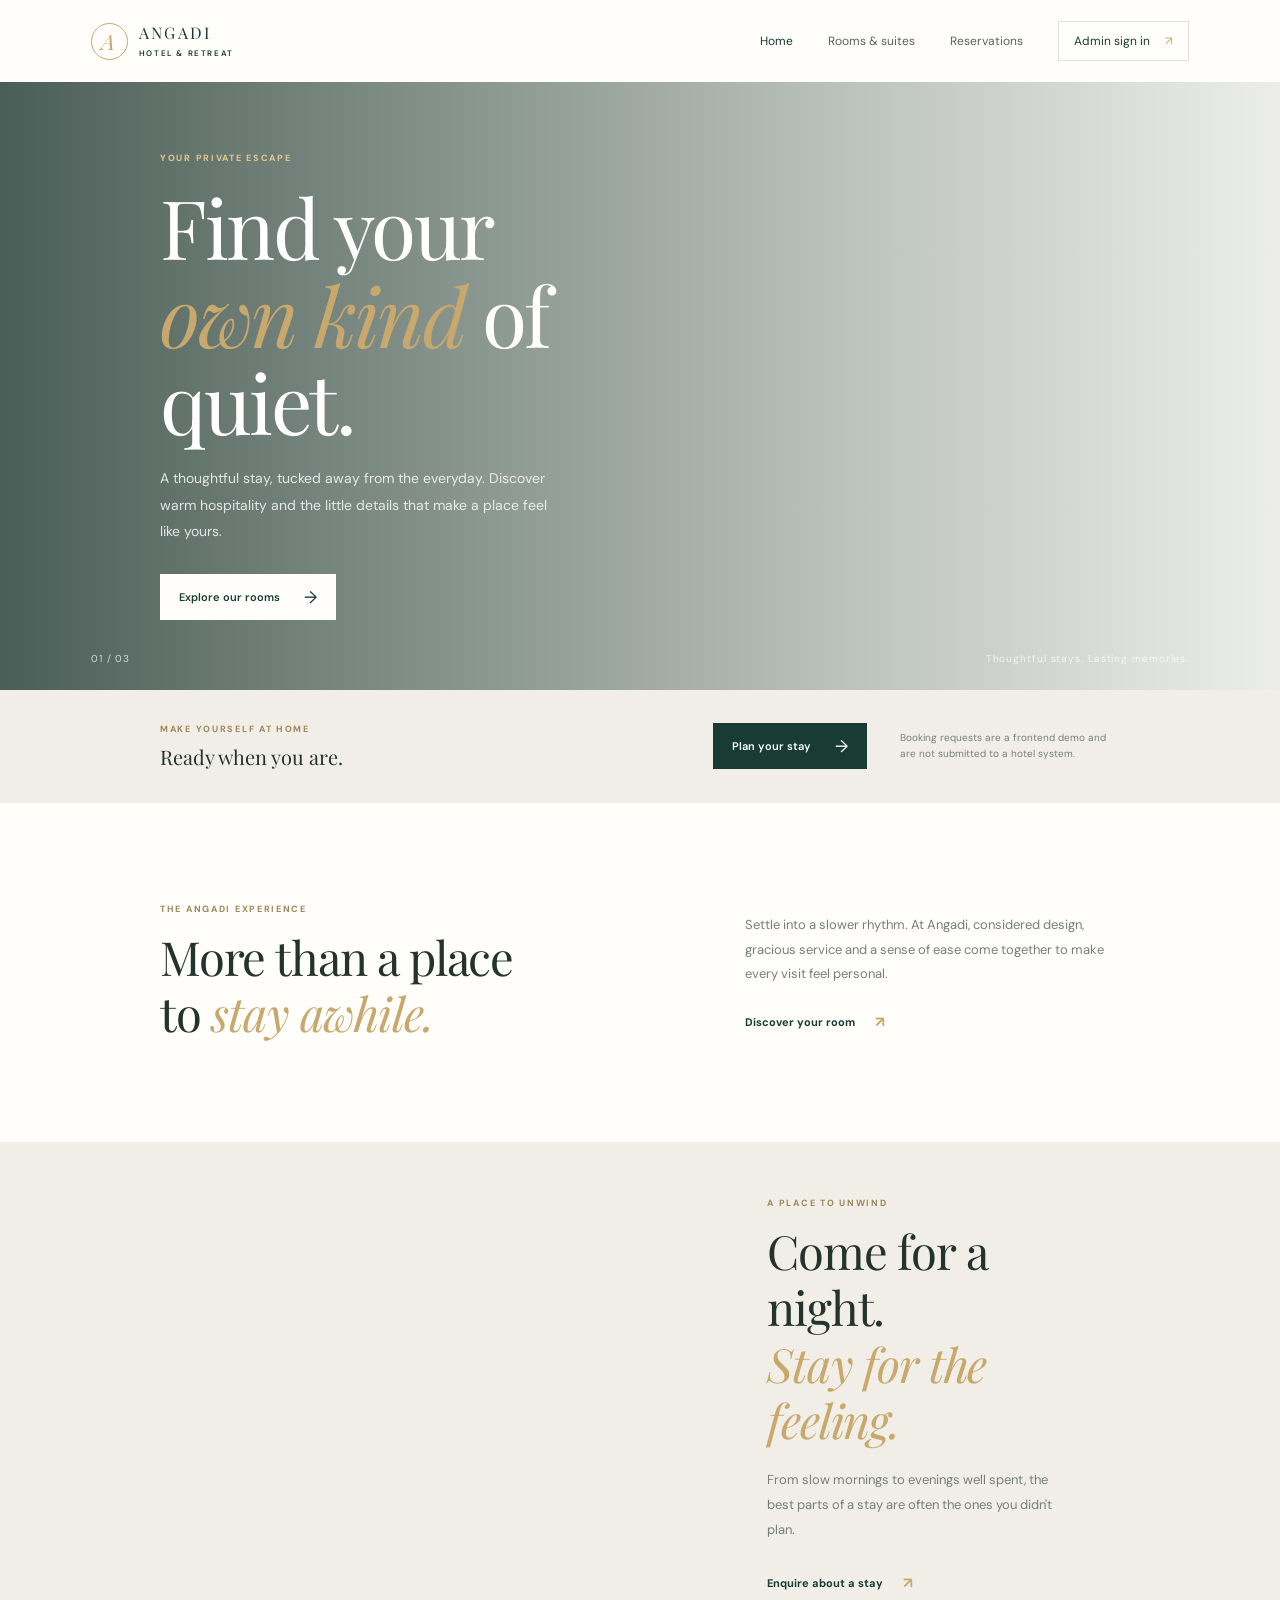
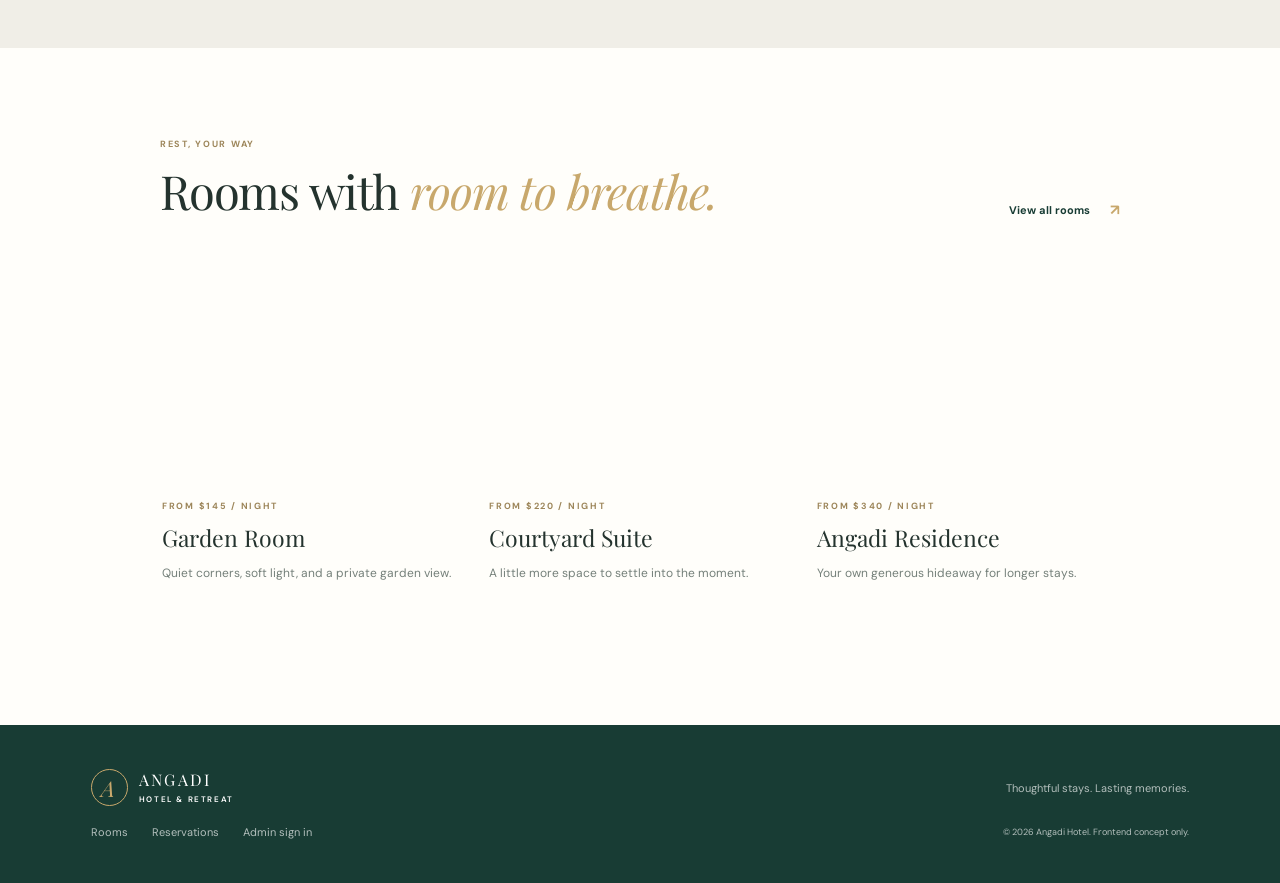
<file: index.html>
<!doctype html>
<html lang="en">
<head>
  <meta charset="utf-8">
  <meta name="viewport" content="width=device-width, initial-scale=1">
  <meta name="theme-color" content="#183c34">
  <title>Angadi Hotel | A stay to remember</title>
  <link rel="stylesheet" href="css/site.css">
  <script src="js/site.js" defer></script>
</head>
<body>
  <header class="site-header">
    <a class="brand" href="index.html"><span class="brand-mark">A</span><span>ANGADI <small>HOTEL &amp; RETREAT</small></span></a>
    <button class="menu-toggle" aria-label="Open navigation" aria-expanded="false">☰</button>
    <nav class="site-nav" aria-label="Main navigation">
      <a class="active" href="index.html">Home</a><a href="rooms.html">Rooms &amp; suites</a><a href="booking.html">Reservations</a>
      <a class="nav-staff" href="login.php">Admin sign in <span>↗</span></a>
    </nav>
  </header>
  <main>
    <section class="hero">
      <div class="hero-content">
        <p class="eyebrow">YOUR PRIVATE ESCAPE</p>
        <h1>Find your<br><em>own kind</em> of quiet.</h1>
        <p class="hero-intro">A thoughtful stay, tucked away from the everyday. Discover warm hospitality and the little details that make a place feel like yours.</p>
        <a class="button button-light" href="rooms.html">Explore our rooms <span>→</span></a>
      </div>
      <div class="hero-caption"><span>01 / 03</span><span>Thoughtful stays. Lasting memories.</span></div>
    </section>
    <section class="booking-strip" aria-label="Plan your stay">
      <div><span class="eyebrow">MAKE YOURSELF AT HOME</span><strong>Ready when you are.</strong></div>
      <a class="button button-dark" href="booking.html">Plan your stay <span>→</span></a>
      <p>Booking requests are a frontend demo and are not submitted to a hotel system.</p>
    </section>
    <section class="section intro-grid">
      <div><p class="eyebrow">THE ANGADI EXPERIENCE</p><h2>More than a place<br>to <em>stay awhile.</em></h2></div>
      <div class="intro-copy"><p>Settle into a slower rhythm. At Angadi, considered design, gracious service and a sense of ease come together to make every visit feel personal.</p><a class="text-link" href="rooms.html">Discover your room <span>↗</span></a></div>
    </section>
    <section class="feature-band">
      <div class="feature-image" role="img" aria-label="A sunlit hotel lounge"></div>
      <div class="feature-copy"><p class="eyebrow">A PLACE TO UNWIND</p><h2>Come for a night.<br><em>Stay for the feeling.</em></h2><p>From slow mornings to evenings well spent, the best parts of a stay are often the ones you didn't plan.</p><a class="text-link" href="booking.html">Enquire about a stay <span>↗</span></a></div>
    </section>
    <section class="section room-preview">
      <div class="section-heading"><div><p class="eyebrow">REST, YOUR WAY</p><h2>Rooms with <em>room to breathe.</em></h2></div><a class="text-link" href="rooms.html">View all rooms <span>↗</span></a></div>
      <div class="room-cards">
        <article class="room-card"><a class="room-photo photo-one" href="rooms.html" aria-label="View the Garden Room"></a><div class="room-card-body"><span class="eyebrow">FROM $145 / NIGHT</span><h3>Garden Room</h3><p>Quiet corners, soft light, and a private garden view.</p></div></article>
        <article class="room-card"><a class="room-photo photo-two" href="rooms.html" aria-label="View the Courtyard Suite"></a><div class="room-card-body"><span class="eyebrow">FROM $220 / NIGHT</span><h3>Courtyard Suite</h3><p>A little more space to settle into the moment.</p></div></article>
        <article class="room-card"><a class="room-photo photo-three" href="rooms.html" aria-label="View the Angadi Residence"></a><div class="room-card-body"><span class="eyebrow">FROM $340 / NIGHT</span><h3>Angadi Residence</h3><p>Your own generous hideaway for longer stays.</p></div></article>
      </div>
    </section>
  </main>
  <footer class="site-footer"><a class="brand brand-light" href="index.html"><span class="brand-mark">A</span><span>ANGADI <small>HOTEL &amp; RETREAT</small></span></a><p>Thoughtful stays. Lasting memories.</p><div><a href="rooms.html">Rooms</a><a href="booking.html">Reservations</a><a href="login.php">Admin sign in</a></div><small>© 2026 Angadi Hotel. Frontend concept only.</small></footer>
</body>
</html>
</file>
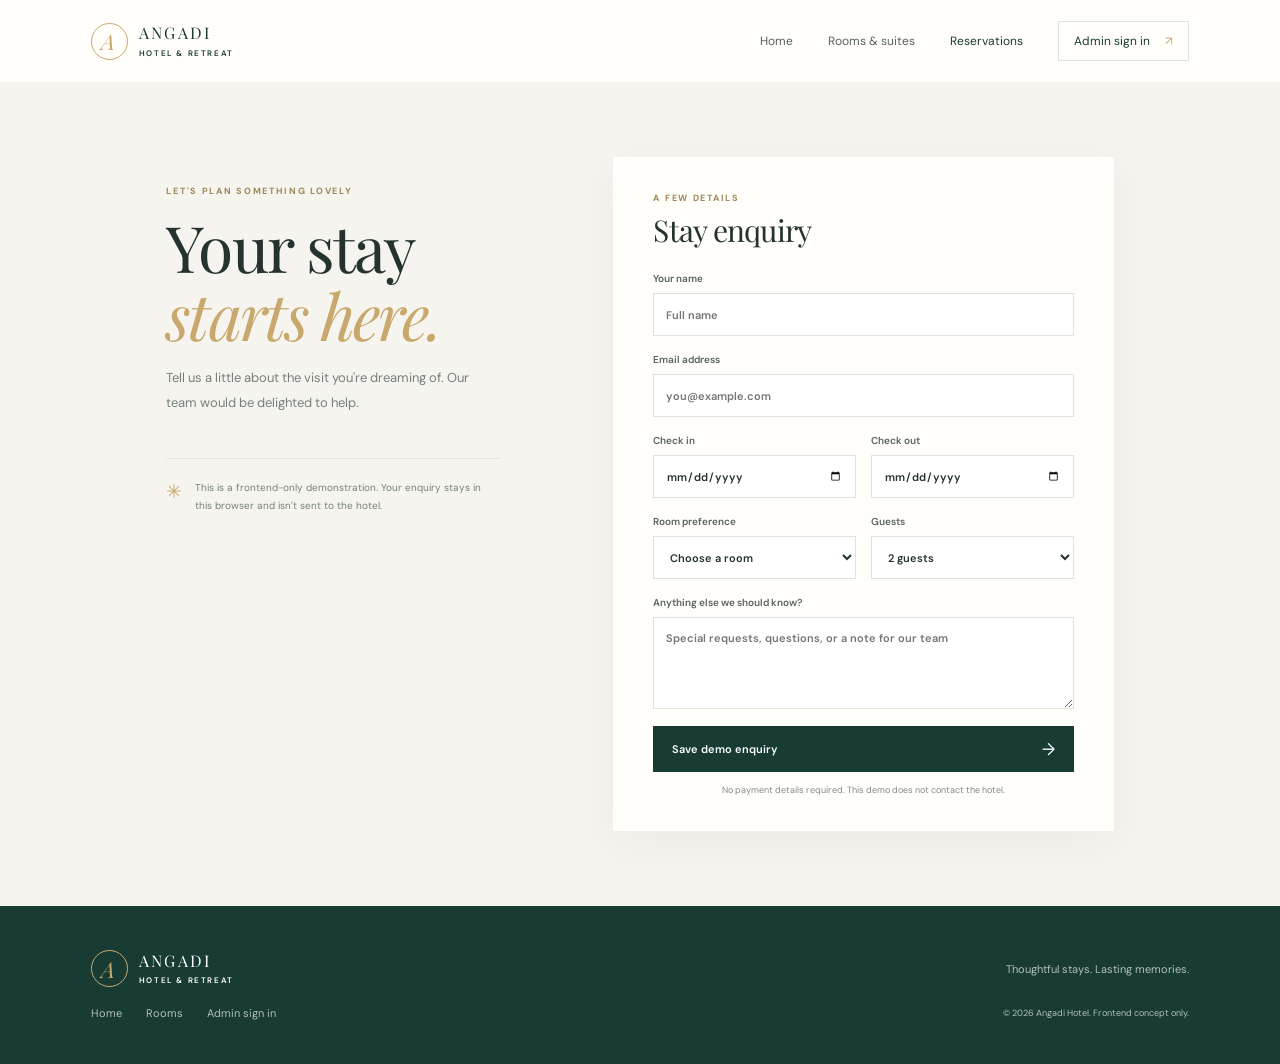
<file: booking.html>
<!doctype html>
<html lang="en">
<head>
  <meta charset="utf-8"><meta name="viewport" content="width=device-width, initial-scale=1"><meta name="theme-color" content="#183c34">
  <title>Make an Enquiry | Angadi Hotel</title><link rel="stylesheet" href="css/site.css"><script src="js/site.js" defer></script>
</head>
<body>
  <header class="site-header"><a class="brand" href="index.html"><span class="brand-mark">A</span><span>ANGADI <small>HOTEL &amp; RETREAT</small></span></a><button class="menu-toggle" aria-label="Open navigation" aria-expanded="false">☰</button><nav class="site-nav" aria-label="Main navigation"><a href="index.html">Home</a><a href="rooms.html">Rooms &amp; suites</a><a class="active" href="booking.html">Reservations</a><a class="nav-staff" href="login.php">Admin sign in <span>↗</span></a></nav></header>
  <main class="booking-page">
    <section class="booking-intro"><p class="eyebrow">LET'S PLAN SOMETHING LOVELY</p><h1>Your stay<br><em>starts here.</em></h1><p>Tell us a little about the visit you're dreaming of. Our team would be delighted to help.</p><div class="booking-note"><span>✳</span><p>This is a frontend-only demonstration. Your enquiry stays in this browser and isn't sent to the hotel.</p></div></section>
    <section class="booking-form-wrap"><form class="booking-form" id="booking-form">
      <div class="form-title"><span class="eyebrow">A FEW DETAILS</span><h2>Stay enquiry</h2></div>
      <label>Your name<input name="name" autocomplete="name" required placeholder="Full name"></label>
      <label>Email address<input name="email" type="email" autocomplete="email" required placeholder="you@example.com"></label>
      <div class="form-row"><label>Check in<input name="checkin" type="date" required></label><label>Check out<input name="checkout" type="date" required></label></div>
      <div class="form-row"><label>Room preference<select name="room" required><option value="">Choose a room</option><option>Garden Room</option><option>Courtyard Suite</option><option>Angadi Residence</option></select></label><label>Guests<select name="guests"><option>1 guest</option><option selected>2 guests</option><option>3 guests</option><option>4 guests</option></select></label></div>
      <label>Anything else we should know?<textarea name="note" rows="4" placeholder="Special requests, questions, or a note for our team"></textarea></label>
      <button class="button button-dark button-wide" type="submit">Save demo enquiry <span>→</span></button>
      <p class="form-hint">No payment details required. This demo does not contact the hotel.</p>
    </form><div class="form-confirmation" id="booking-confirmation" role="status" hidden></div></section>
  </main>
  <footer class="site-footer"><a class="brand brand-light" href="index.html"><span class="brand-mark">A</span><span>ANGADI <small>HOTEL &amp; RETREAT</small></span></a><p>Thoughtful stays. Lasting memories.</p><div><a href="index.html">Home</a><a href="rooms.html">Rooms</a><a href="login.php">Admin sign in</a></div><small>© 2026 Angadi Hotel. Frontend concept only.</small></footer>
</body>
</html>
</file>
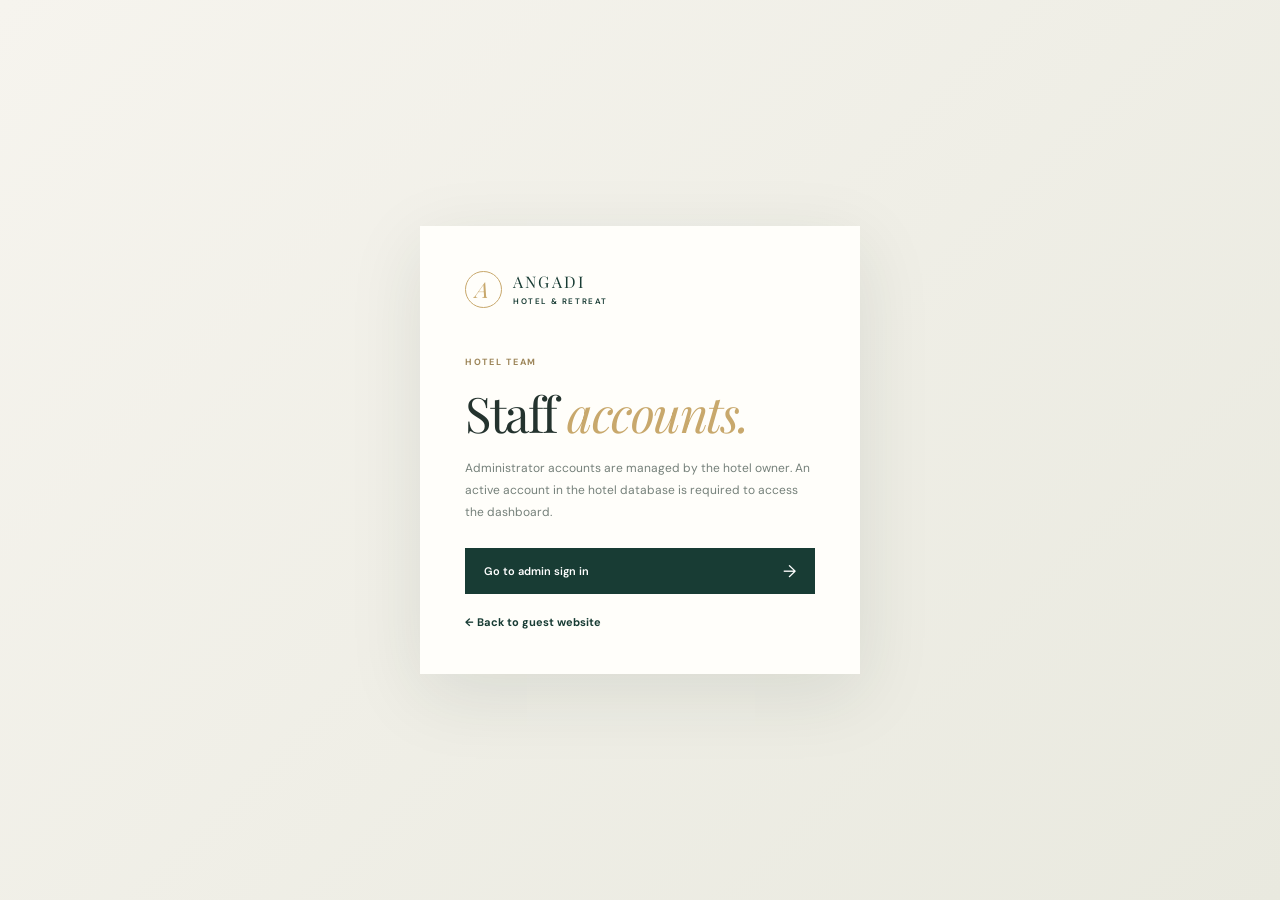
<file: register.html>
<!doctype html>
<html lang="en">
<head><meta charset="utf-8"><meta name="viewport" content="width=device-width, initial-scale=1"><title>Staff accounts | Angadi Hotel</title><link rel="stylesheet" href="css/site.css"></head>
<body class="access-body"><main class="access-card"><a class="brand" href="index.html"><span class="brand-mark">A</span><span>ANGADI <small>HOTEL &amp; RETREAT</small></span></a><p class="eyebrow">HOTEL TEAM</p><h1>Staff <em>accounts.</em></h1><p>Administrator accounts are managed by the hotel owner. An active account in the hotel database is required to access the dashboard.</p><a class="button button-dark button-wide" href="login.php">Go to admin sign in <span>→</span></a><a class="text-link" href="index.html">← Back to guest website</a></main></body>
</html>
</file>
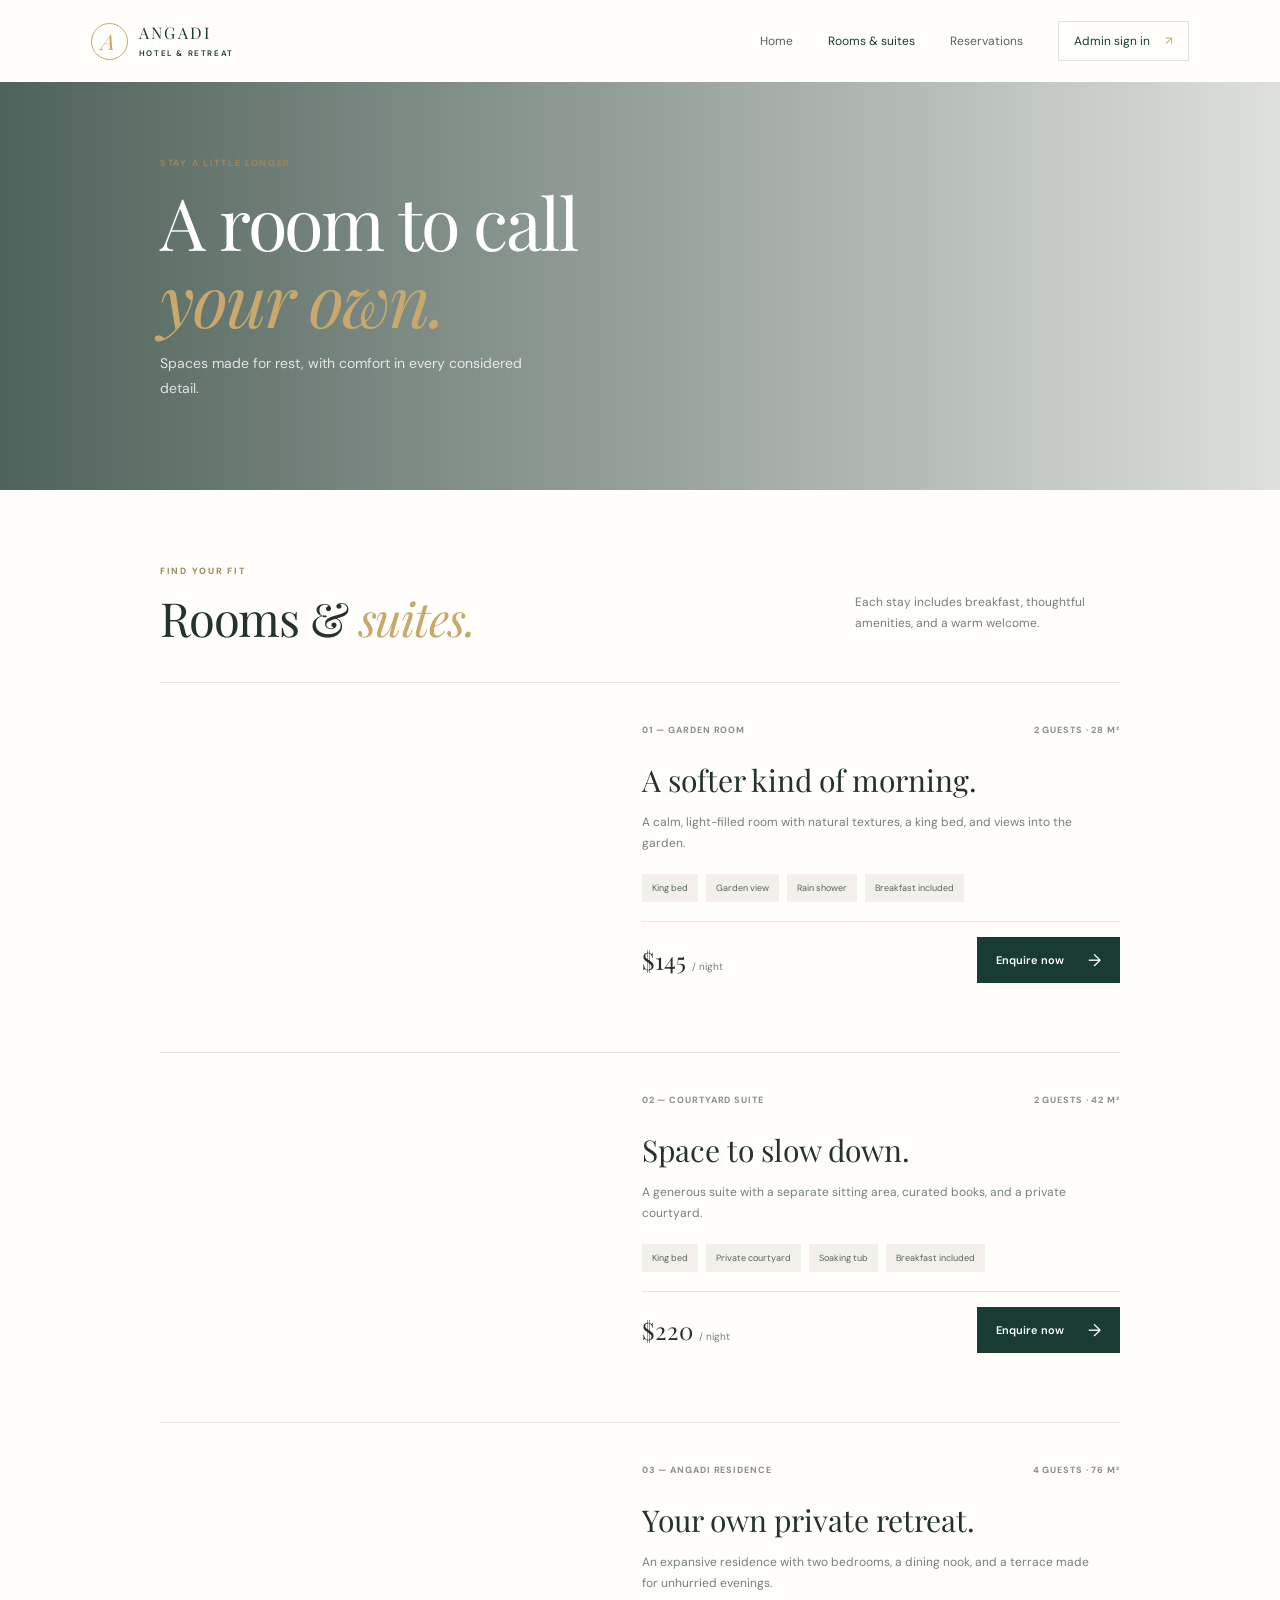
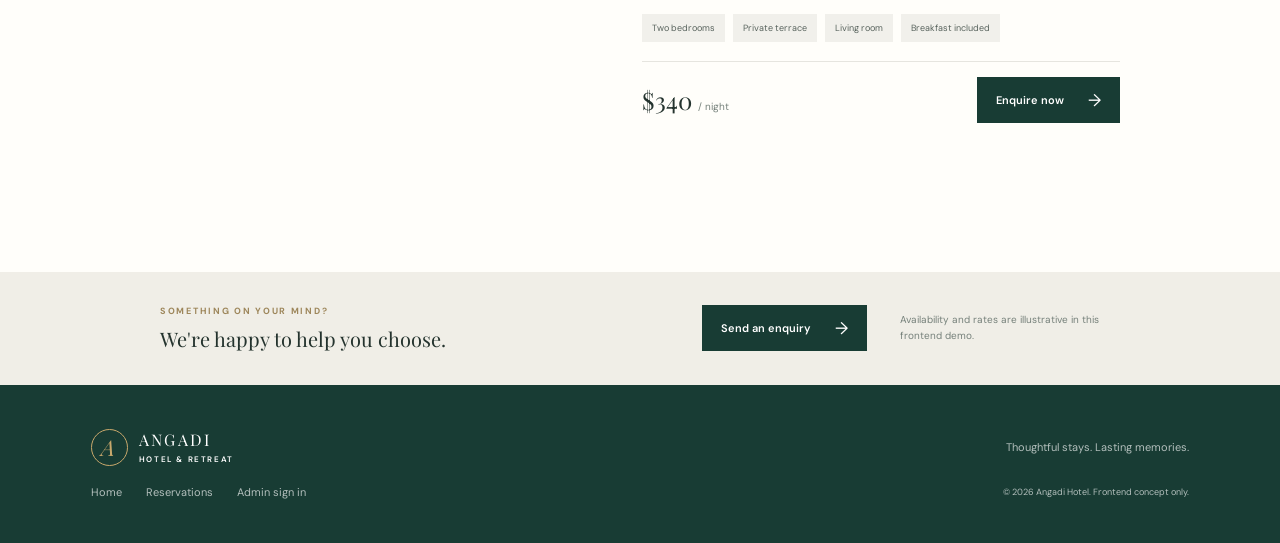
<file: rooms.html>
<!doctype html>
<html lang="en">
<head>
  <meta charset="utf-8"><meta name="viewport" content="width=device-width, initial-scale=1"><meta name="theme-color" content="#183c34">
  <title>Rooms &amp; Suites | Angadi Hotel</title><link rel="stylesheet" href="css/site.css"><script src="js/site.js" defer></script>
</head>
<body>
  <header class="site-header"><a class="brand" href="index.html"><span class="brand-mark">A</span><span>ANGADI <small>HOTEL &amp; RETREAT</small></span></a><button class="menu-toggle" aria-label="Open navigation" aria-expanded="false">☰</button><nav class="site-nav" aria-label="Main navigation"><a href="index.html">Home</a><a class="active" href="rooms.html">Rooms &amp; suites</a><a href="booking.html">Reservations</a><a class="nav-staff" href="login.php">Admin sign in <span>↗</span></a></nav></header>
  <main>
    <section class="page-hero rooms-hero"><div><p class="eyebrow">STAY A LITTLE LONGER</p><h1>A room to call<br><em>your own.</em></h1><p>Spaces made for rest, with comfort in every considered detail.</p></div></section>
    <section class="section rooms-list"><div class="section-heading"><div><p class="eyebrow">FIND YOUR FIT</p><h2>Rooms &amp; <em>suites.</em></h2></div><p>Each stay includes breakfast, thoughtful amenities, and a warm welcome.</p></div>
      <article class="room-listing"><div class="room-photo photo-one"></div><div class="room-detail"><div class="room-meta"><span>01 — GARDEN ROOM</span><span>2 GUESTS · 28 M²</span></div><h3>A softer kind of morning.</h3><p>A calm, light-filled room with natural textures, a king bed, and views into the garden.</p><div class="amenities"><span>King bed</span><span>Garden view</span><span>Rain shower</span><span>Breakfast included</span></div><div class="room-price"><strong>$145 <small>/ night</small></strong><a class="button button-dark" href="booking.html">Enquire now <span>→</span></a></div></div></article>
      <article class="room-listing"><div class="room-photo photo-two"></div><div class="room-detail"><div class="room-meta"><span>02 — COURTYARD SUITE</span><span>2 GUESTS · 42 M²</span></div><h3>Space to slow down.</h3><p>A generous suite with a separate sitting area, curated books, and a private courtyard.</p><div class="amenities"><span>King bed</span><span>Private courtyard</span><span>Soaking tub</span><span>Breakfast included</span></div><div class="room-price"><strong>$220 <small>/ night</small></strong><a class="button button-dark" href="booking.html">Enquire now <span>→</span></a></div></div></article>
      <article class="room-listing"><div class="room-photo photo-three"></div><div class="room-detail"><div class="room-meta"><span>03 — ANGADI RESIDENCE</span><span>4 GUESTS · 76 M²</span></div><h3>Your own private retreat.</h3><p>An expansive residence with two bedrooms, a dining nook, and a terrace made for unhurried evenings.</p><div class="amenities"><span>Two bedrooms</span><span>Private terrace</span><span>Living room</span><span>Breakfast included</span></div><div class="room-price"><strong>$340 <small>/ night</small></strong><a class="button button-dark" href="booking.html">Enquire now <span>→</span></a></div></div></article>
    </section>
    <section class="booking-strip"><div><span class="eyebrow">SOMETHING ON YOUR MIND?</span><strong>We're happy to help you choose.</strong></div><a class="button button-dark" href="booking.html">Send an enquiry <span>→</span></a><p>Availability and rates are illustrative in this frontend demo.</p></section>
  </main>
  <footer class="site-footer"><a class="brand brand-light" href="index.html"><span class="brand-mark">A</span><span>ANGADI <small>HOTEL &amp; RETREAT</small></span></a><p>Thoughtful stays. Lasting memories.</p><div><a href="index.html">Home</a><a href="booking.html">Reservations</a><a href="login.php">Admin sign in</a></div><small>© 2026 Angadi Hotel. Frontend concept only.</small></footer>
</body>
</html>
</file>
<file: css/site.css>
@import url('https://fonts.googleapis.com/css2?family=DM+Sans:wght@400;500;600;700&family=Playfair+Display:ital,wght@0,400;0,500;1,400;1,500&display=swap');

:root{--forest:#183c34;--forest-2:#28594b;--cream:#f6f4ee;--paper:#fffefa;--gold:#c8a86c;--ink:#24332e;--muted:#75807a;--line:#e6e5df;--sans:"DM Sans","Segoe UI",sans-serif;--serif:"Playfair Display",Georgia,serif}
*{box-sizing:border-box}
html{scroll-behavior:smooth}
body{margin:0;background:var(--paper);color:var(--ink);font-family:var(--sans);font-size:14px;-webkit-font-smoothing:antialiased}
a{color:inherit;text-decoration:none}
button,input,select,textarea{font:inherit}
.site-header{height:82px;padding:0 7.1%;display:flex;align-items:center;justify-content:space-between;background:var(--paper);position:relative;z-index:5}
.brand{display:inline-flex;align-items:center;gap:11px;color:var(--forest);font-family:var(--serif);font-size:16px;letter-spacing:.14em;line-height:1.15}
.brand small{display:block;margin-top:5px;font:600 8px var(--sans);letter-spacing:.2em}
.brand-mark{width:37px;height:37px;display:grid;place-items:center;border:1px solid var(--gold);border-radius:50%;font:italic 22px var(--serif);color:var(--gold)}
.site-nav{display:flex;align-items:center;gap:35px;font-size:12px;color:#58635d}
.site-nav>a{transition:color .2s}.site-nav>a:hover,.site-nav>a.active{color:var(--forest)}
.site-nav .nav-staff{padding:11px 15px;border:1px solid #dfe3dd;color:var(--forest)}
.nav-staff span{padding-left:12px;color:var(--gold)}
.menu-toggle{display:none;border:0;background:none;color:var(--forest);font-size:23px}
.hero{min-height:565px;position:relative;display:flex;align-items:center;padding:70px 12.5%;color:white;background:linear-gradient(90deg,rgba(17,43,35,.76),rgba(17,43,35,.29) 65%,rgba(17,43,35,.08)),url("https://images.unsplash.com/photo-1611892440504-42a792e24d32?auto=format&fit=crop&w=2000&q=85") center 52%/cover}
.hero-content{max-width:510px}.eyebrow{display:block;color:#9d865a;font-size:9px;font-weight:700;letter-spacing:.19em}
.hero .eyebrow{color:#e3c88f}
h1,h2,h3,p{margin-top:0}
.hero h1,.page-hero h1,.booking-intro h1,.access-card h1{margin:19px 0;font:400 clamp(50px,6.5vw,82px)/1.07 var(--serif);letter-spacing:-.03em}
h1 em,h2 em{font-weight:400;color:var(--gold)}
.hero-intro{max-width:390px;color:rgba(255,255,255,.82);font-size:14px;line-height:1.9;margin-bottom:29px}
.button{min-height:46px;padding:0 19px;display:inline-flex;align-items:center;justify-content:center;gap:24px;border:0;font-weight:600;font-size:11px;transition:background .2s,transform .2s;cursor:pointer}
.button:hover{transform:translateY(-1px)}.button span{font-size:17px;font-weight:400}
.button-light{background:var(--paper);color:var(--forest)}.button-light:hover{background:#eee9dc}
.button-dark{background:var(--forest);color:white}.button-dark:hover{background:var(--forest-2)}
.hero-caption{position:absolute;bottom:25px;left:7.1%;right:7.1%;display:flex;justify-content:space-between;color:rgba(255,255,255,.75);font-size:10px;letter-spacing:.09em}
.booking-strip{min-height:113px;padding:22px 12.5%;display:flex;align-items:center;gap:33px;background:#f0eee7}
.booking-strip>div{flex:1}.booking-strip strong{display:block;margin-top:8px;font:400 20px var(--serif)}
.booking-strip>p{max-width:220px;margin:0;color:var(--muted);font-size:10px;line-height:1.6}
.section{padding:100px 12.5%}
.intro-grid{display:grid;grid-template-columns:1fr .8fr;gap:12%;align-items:center}
h2{font:400 clamp(34px,4vw,47px)/1.2 var(--serif);letter-spacing:-.025em}
.intro-grid h2,.feature-copy h2{margin:14px 0 0}
.intro-copy p,.feature-copy>p:not(.eyebrow){color:var(--muted);line-height:1.9;font-size:13px}
.text-link{display:inline-flex;align-items:center;gap:20px;margin-top:12px;color:var(--forest);font-size:11px;font-weight:700}
.text-link span{color:var(--gold);font-size:15px}
.feature-band{display:grid;grid-template-columns:1.1fr .9fr;min-height:390px;background:#f0eee7}
.feature-image{background:url("https://images.unsplash.com/photo-1616486338812-3dadae4b4ace?auto=format&fit=crop&w=1200&q=80") center/cover}
.feature-copy{align-self:center;max-width:430px;padding:55px 11%}
.feature-copy h2{margin-bottom:20px}.feature-copy>p:not(.eyebrow){margin-bottom:19px}
.room-preview{padding-top:90px;padding-bottom:110px}
.section-heading{display:flex;align-items:end;justify-content:space-between;gap:25px;margin-bottom:35px}
.section-heading h2{margin:13px 0 0}
.room-cards{display:grid;grid-template-columns:repeat(3,1fr);gap:22px}
.room-photo{display:block;min-height:225px;background-position:center;background-size:cover}
.photo-one{background-image:url("https://images.unsplash.com/photo-1611892440504-42a792e24d32?auto=format&fit=crop&w=900&q=80")}
.photo-two{background-image:url("https://images.unsplash.com/photo-1618221195710-dd6b41faaea6?auto=format&fit=crop&w=900&q=80")}
.photo-three{background-image:url("https://images.unsplash.com/photo-1616486338812-3dadae4b4ace?auto=format&fit=crop&w=900&q=80")}
.room-card-body{padding:20px 2px}.room-card-body h3{margin:10px 0;font:400 23px var(--serif)}.room-card-body p{color:var(--muted);font-size:12px;line-height:1.7}
.site-footer{padding:44px 7.1%;display:grid;grid-template-columns:1fr 1fr;align-items:center;gap:19px;background:var(--forest);color:rgba(255,255,255,.67)}
.brand-light{color:#fff}.site-footer>p{margin:0;text-align:right;font-size:11px}.site-footer>div{display:flex;gap:24px;font-size:11px}.site-footer>small{justify-self:end;font-size:9px}.site-footer a:hover{color:#fff}
.page-hero{min-height:390px;padding:75px 12.5%;display:flex;align-items:center;color:#fff;background:linear-gradient(90deg,rgba(17,43,35,.74),rgba(17,43,35,.14)),url("https://images.unsplash.com/photo-1618221195710-dd6b41faaea6?auto=format&fit=crop&w=1900&q=85") center/cover}
.page-hero h1{font-size:clamp(48px,6vw,72px);margin:14px 0}.page-hero>div>p:last-child{max-width:380px;color:rgba(255,255,255,.8);line-height:1.8}
.rooms-list{padding-top:75px;padding-bottom:80px}.rooms-list .section-heading>p{max-width:265px;color:var(--muted);font-size:12px;line-height:1.8}
.room-listing{display:grid;grid-template-columns:.94fr 1.06fr;gap:6%;padding:32px 0;border-top:1px solid var(--line)}
.room-listing>.room-photo{min-height:305px}
.room-detail{padding:9px 0}.room-meta{display:flex;justify-content:space-between;gap:15px;color:#8a8e85;font-size:9px;font-weight:700;letter-spacing:.1em}
.room-detail h3{margin:24px 0 12px;font:400 30px var(--serif)}.room-detail>p{max-width:450px;color:var(--muted);font-size:12px;line-height:1.8}
.amenities{display:flex;flex-wrap:wrap;gap:8px;margin:19px 0}.amenities span{padding:8px 10px;background:#f1f0eb;color:#58635d;font-size:9px}
.room-price{display:flex;justify-content:space-between;align-items:center;padding-top:15px;border-top:1px solid var(--line)}.room-price strong{font:400 24px var(--serif)}.room-price small{font:400 10px var(--sans);color:var(--muted)}
.booking-page{min-height:calc(100vh - 82px);padding:75px 13%;display:grid;grid-template-columns:.8fr 1.2fr;gap:12%;background:#f6f4ee}
.booking-intro{padding:28px 0}.booking-intro h1{font-size:clamp(46px,5vw,65px);margin:16px 0}
.booking-intro>p:not(.eyebrow){max-width:350px;color:var(--muted);line-height:1.9;font-size:13px}
.booking-note{display:flex;gap:13px;align-items:start;max-width:350px;margin-top:43px;padding-top:20px;border-top:1px solid var(--line)}.booking-note>span{color:var(--gold);font-size:19px}.booking-note p{color:var(--muted);font-size:10px;line-height:1.8}
.booking-form-wrap{align-self:center}.booking-form{padding:35px 40px;background:var(--paper);box-shadow:0 12px 45px rgba(32,51,43,.05)}
.form-title{margin-bottom:24px}.form-title h2{margin:8px 0 0;font-size:30px}
.booking-form label{display:block;margin-bottom:17px;color:#59635d;font-size:10px;font-weight:600}
.booking-form input,.booking-form select,.booking-form textarea{display:block;width:100%;margin-top:8px;padding:12px;border:1px solid #e1e2dc;border-radius:0;outline:none;background:white;color:var(--ink);font-size:11px}
.booking-form input,.booking-form select{height:43px}.booking-form textarea{resize:vertical;line-height:1.5}
.booking-form input:focus,.booking-form select:focus,.booking-form textarea:focus{border-color:var(--forest-2);box-shadow:0 0 0 2px rgba(40,89,75,.1)}
.form-row{display:grid;grid-template-columns:1fr 1fr;gap:15px}.button-wide{width:100%;justify-content:space-between}
.form-hint{margin:12px 0 0;text-align:center;color:#858b84;font-size:9px}
.form-confirmation{padding:23px;background:#fff;border-left:3px solid var(--forest);line-height:1.8}.form-confirmation h2{font-size:25px}
.dashboard-body{min-height:100vh;background:#f5f6f3;display:grid;grid-template-columns:245px 1fr}
.sidebar{position:sticky;top:0;height:100vh;padding:31px 20px 23px;display:flex;flex-direction:column;background:#17382f;color:white}
.sidebar .brand{font-size:14px}.sidebar .brand-mark{width:35px;height:35px}.side-label{margin:55px 0 15px 11px;color:#98aa9e;font-size:8px;font-weight:700;letter-spacing:.16em}
.side-nav{display:grid;gap:5px}.side-link{padding:13px 12px;display:flex;gap:13px;align-items:center;color:#c0cbc3;font-size:11px}.side-link span{width:17px;text-align:center;color:#d4be91;font-size:14px}.side-link:hover,.side-link.active{background:#2b5145;color:#fff}
.sidebar-bottom{margin-top:auto;display:grid;gap:19px}.sidebar-bottom>a{padding:12px 10px;border-top:1px solid rgba(255,255,255,.13);color:#e4e9e3;font-size:10px}.sidebar-bottom small{padding-left:10px;color:#9aaca1;font-size:8px;letter-spacing:.1em}
.dashboard-main{width:min(100%,1500px);padding:35px 4.5% 65px;margin:0 auto}
.dashboard-topbar{display:flex;justify-content:space-between;align-items:center;padding-bottom:23px;border-bottom:1px solid #e4e7e1}
.dashboard-topbar h1{margin:7px 0 0;font:400 30px var(--serif)}
.user-chip{display:flex;align-items:center;gap:10px;font-size:10px;font-weight:600}.user-chip small{display:block;margin-top:4px;color:var(--muted);font-size:9px;font-weight:400}
.user-chip form{margin-left:8px}.logout-button{padding:8px 10px;border:1px solid #e1e5df;background:white;color:var(--forest);font-size:9px;cursor:pointer}.logout-button:hover{background:#f0f3ef}
.avatar{width:34px;height:34px;display:grid;place-items:center;border-radius:50%;background:#e8e4d8;color:var(--forest);font:italic 17px var(--serif)}
.demo-banner{margin:19px 0 25px;padding:12px 15px;border:1px solid #e8dfc7;background:#f8f4e9;color:#75694e;font-size:10px}.demo-banner span{margin-right:11px;font-size:8px;font-weight:700;letter-spacing:.12em}
.dash-view{display:none}.dash-view.active{display:block}
.welcome-row{display:flex;align-items:end;justify-content:space-between;gap:20px;margin:27px 0 21px}.welcome-row h2{max-width:520px;margin:8px 0 0;font-size:27px}
.stat-grid{display:grid;grid-template-columns:repeat(4,1fr);gap:14px;margin-bottom:18px}
.stat-card,.dash-panel{border:1px solid #e8eae5;background:white}
.stat-card{padding:17px}.stat-card>span{color:#79837c;font-size:8px;font-weight:700;letter-spacing:.12em}.stat-card>strong{display:block;margin:10px 0 8px;font:400 32px var(--serif)}.stat-card>strong small{font-size:18px}.stat-card p{margin:0;color:var(--muted);font-size:9px}
.stat-dot{width:7px;height:7px;display:inline-block;margin-right:5px;border-radius:50%}.green{background:#54856e}.gold{background:#c9a45f}.grey{background:#a6aaa6}
.dash-columns{display:grid;grid-template-columns:1.4fr .8fr;gap:15px}
.dash-panel{padding:21px;margin-bottom:17px}.panel-heading{display:flex;justify-content:space-between;align-items:center;gap:15px;margin-bottom:19px}
.panel-heading h3{margin:6px 0 0;font:400 21px var(--serif)}.quiet-button{padding:5px 0;border:0;background:none;color:var(--forest-2);font-size:9px;cursor:pointer}
.table-scroll{width:100%;overflow-x:auto}table{width:100%;border-collapse:collapse;white-space:nowrap}th{padding:9px 11px;text-align:left;color:#879087;font-size:8px;font-weight:700;letter-spacing:.08em;border-bottom:1px solid #edf0ea}
td{padding:13px 11px;color:#69736c;font-size:9px;border-bottom:1px solid #f0f1ee}td strong{display:block;color:#35433c;font-size:10px}td small{display:block;margin-top:4px;color:#8b938d;font-size:8px}
.status{padding:5px 8px;border-radius:20px;font-size:8px}.status-green{background:#e9f2eb;color:#477257}.status-gold{background:#f7f0df;color:#8c7138}.status-grey{background:#eef0ee;color:#727a74}
.occupancy-bar{height:8px;margin:28px 0 17px;overflow:hidden;border-radius:8px;background:#e8ece8}.occupancy-bar span{width:78%;height:100%;display:block;border-radius:8px;background:linear-gradient(90deg,#2c5948 78%,#c9a45f 78%)}
.occupancy-legend{display:grid;gap:12px}.occupancy-legend span{display:flex;align-items:center;color:#79837c;font-size:9px}.occupancy-legend b{margin-left:auto;color:var(--ink);font-weight:600}
.today-note{display:flex;gap:10px;margin-top:25px;padding:12px;background:#f5f4ed}.today-note>span{color:var(--gold)}.today-note p{margin:0;color:#747b74;font-size:9px;line-height:1.7}
.table-filter{padding:9px 12px;border:1px solid #e1e5df;background:white;color:#67726b;font-size:9px}.guest-search{width:200px}
.button-small{min-height:35px;padding:0 12px;font-size:9px}.empty-state{padding:30px;color:var(--muted);font-size:11px;text-align:center}
.access-body{min-height:100vh;display:grid;place-items:center;padding:24px;background:linear-gradient(135deg,#f6f4ee,#e9e9df)}
.access-card{width:min(100%,440px);padding:45px;background:#fffefa;box-shadow:0 20px 70px rgba(30,50,42,.1)}
.access-card>.brand{margin-bottom:48px}.access-card>.eyebrow{margin-bottom:12px}.access-card h1{font-size:49px}.access-card>p:not(.eyebrow){color:var(--muted);line-height:1.8;font-size:12px;margin-bottom:25px}.access-card>.text-link{display:flex;margin-top:21px}
.access-label{display:block;margin:15px 0 7px;color:#59635d;font-size:10px;font-weight:600}.access-input{width:100%;height:43px;margin-bottom:5px;padding:12px;border:1px solid #e1e2dc;background:white;color:var(--ink);font:inherit;font-size:11px}.access-input:focus{outline:2px solid rgba(40,89,75,.22);border-color:var(--forest-2)}.access-card form .button{margin-top:19px}
.access-notice{margin:28px 0 0!important;padding-top:15px;border-top:1px solid var(--line);font-size:9px!important}
@media(max-width:900px){.site-header{padding:0 5%}.site-nav{gap:17px}.hero{padding-left:9%}.section{padding-left:9%;padding-right:9%}.booking-strip{padding-left:9%;padding-right:9%}.booking-page{padding:55px 8%;gap:7%}.dashboard-body{grid-template-columns:205px 1fr}.dashboard-main{padding:28px 3% 50px}.dash-columns{grid-template-columns:1fr}.stat-grid{grid-template-columns:repeat(2,1fr)}.room-listing{gap:4%}.room-meta{font-size:8px}}
@media(max-width:650px){.site-header{height:70px;padding:0 21px}.menu-toggle{display:block}.site-nav{position:absolute;top:70px;left:0;right:0;display:none;padding:15px 22px 22px;align-items:stretch;gap:0;flex-direction:column;background:var(--paper);box-shadow:0 10px 15px rgba(0,0,0,.06)}.site-nav.open{display:flex}.site-nav>a{padding:13px 4px}.site-nav .nav-staff{margin-top:7px;padding:12px}
.hero{min-height:550px;padding:75px 8%;background-position:58% center}.hero h1{font-size:58px}.hero-caption{left:8%;right:8%;font-size:8px}
.booking-strip{padding:22px 8%;flex-wrap:wrap;gap:16px}.booking-strip>div{flex-basis:50%}.booking-strip>p{flex-basis:100%;max-width:none}.booking-strip .button{min-height:41px;padding:0 12px}
.section{padding:68px 8%}.intro-grid{grid-template-columns:1fr;gap:22px}.intro-grid h2,.feature-copy h2{font-size:39px}
.feature-band{grid-template-columns:1fr}.feature-image{min-height:260px}.feature-copy{padding:42px 8% 50px}.room-cards{grid-template-columns:1fr;gap:13px}.room-photo{min-height:235px}.section-heading{align-items:start;flex-direction:column;gap:10px}
.site-footer{grid-template-columns:1fr;padding:35px 8%;gap:17px}.site-footer>p{text-align:left}.site-footer>small{justify-self:start}
.page-hero{min-height:340px;padding:65px 8%}.rooms-list{padding-top:55px}.room-listing{grid-template-columns:1fr;gap:10px;padding:25px 0}.room-listing>.room-photo{min-height:230px}.room-detail h3{margin-top:19px;font-size:26px}.room-meta{font-size:8px}
.booking-page{padding:42px 7%;grid-template-columns:1fr;gap:24px}.booking-intro{padding:0}.booking-intro h1{font-size:53px}.booking-note{margin-top:24px}.booking-form{padding:26px 21px}
.dashboard-body{display:block}.sidebar{position:relative;width:100%;height:auto;padding:17px 19px;display:block}.sidebar .brand{font-size:13px}.side-label{margin:20px 0 8px 2px}.side-nav{grid-template-columns:repeat(4,1fr);gap:3px}.side-link{padding:10px 6px;justify-content:center;gap:6px;font-size:9px}.side-link span{width:auto}.sidebar-bottom{display:none}
.dashboard-main{padding:20px 15px 40px}.dashboard-topbar h1{font-size:26px}.user-chip>span:last-child{display:none}.welcome-row{align-items:start;flex-direction:column}.welcome-row h2{font-size:23px}.stat-grid{gap:8px}.stat-card{padding:13px}.stat-card>strong{font-size:27px}.dash-panel{padding:15px}.dash-columns{gap:0}.panel-heading h3{font-size:18px}.table-filter{max-width:145px}.guest-search{width:125px}.dashboard-main td{padding:12px 8px}.dashboard-main th{padding:8px}.dashboard-main table{min-width:510px}
.access-card{padding:34px 26px}.access-card>.brand{margin-bottom:38px}
}
</file>
